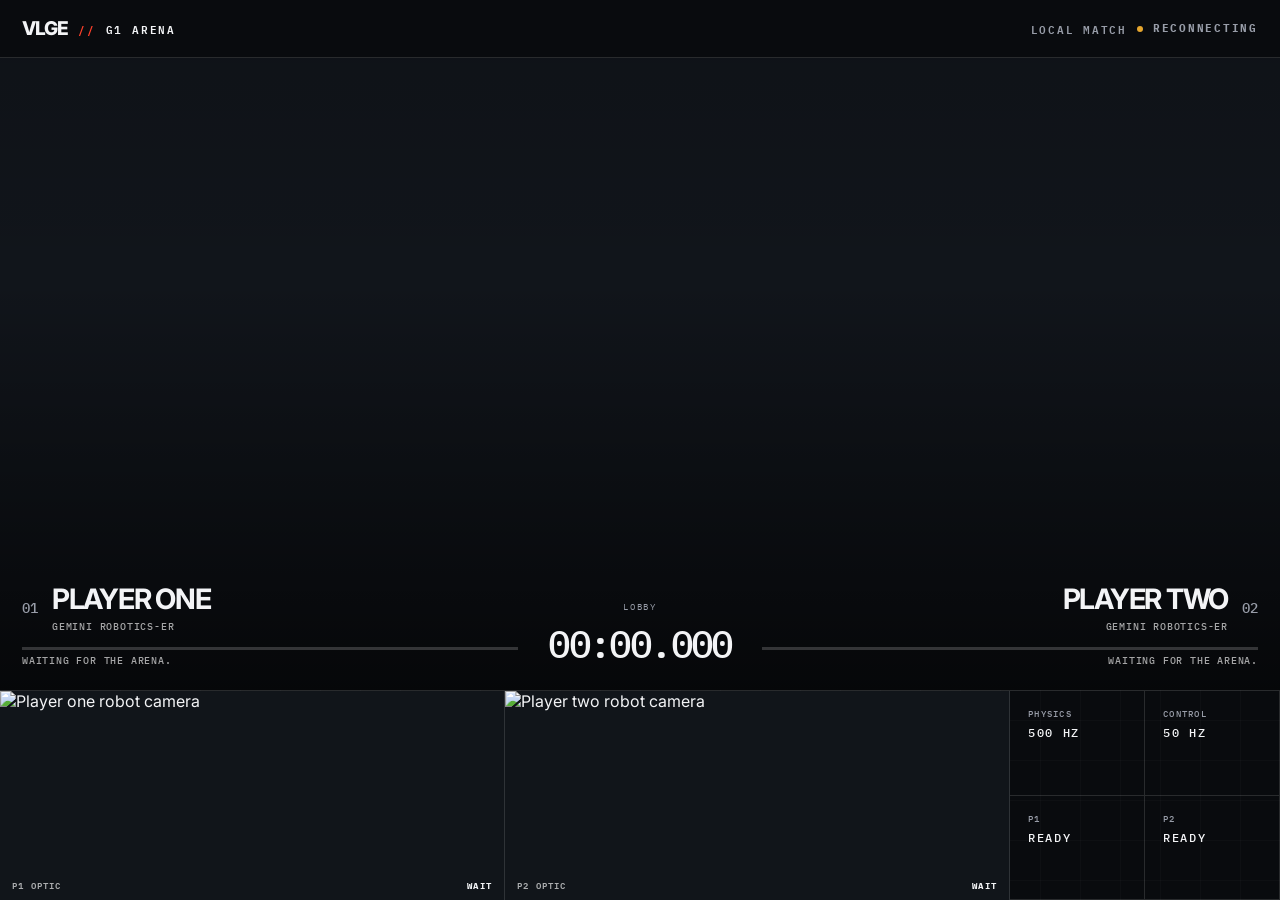
<file: demo_3/web/index.html>
<!doctype html>
<html lang="en">
  <head>
    <meta charset="utf-8" />
    <meta name="viewport" content="width=device-width, initial-scale=1" />
    <title>VLGE // G1 Arena</title>
    <link rel="stylesheet" href="style.css" />
  </head>
  <body>
    <main class="broadcast">
      <header class="topbar">
        <div class="brand">
          <span class="brand-mark">VLGE</span>
          <span class="brand-slash">//</span>
          <span>G1 ARENA</span>
        </div>
        <div class="match-meta">
          <span id="match-id">LOCAL MATCH</span>
          <span class="connection"><i id="connection-light"></i><b id="connection-label">CONNECTING</b></span>
        </div>
      </header>

      <section class="arena">
        <img id="broadcast-feed" alt="Live MuJoCo race arena" />
        <div class="arena-shade"></div>
        <div class="keyboard-help" id="keyboard-help" hidden>
          <span id="keyboard-player">P1 KEYBOARD</span>
          <b id="input-help">WASD MOVE · Q/E TURN · G GRASP · C CARRY · R RELEASE · U RECOVER</b>
        </div>
        <div class="scoreline">
          <article class="player player-one">
            <div class="identity">
              <span class="player-index">01</span>
              <div>
                <h1 id="p1-name">PLAYER ONE</h1>
                <p id="p1-model">Gemini Robotics-ER</p>
              </div>
            </div>
            <div class="progress"><i id="p1-progress"></i></div>
            <p class="rationale" id="p1-rationale">Waiting for the arena.</p>
          </article>

          <div class="clock">
            <span id="phase">LOBBY</span>
            <strong id="clock">00:00.000</strong>
          </div>

          <article class="player player-two">
            <div class="identity">
              <div>
                <h1 id="p2-name">PLAYER TWO</h1>
                <p id="p2-model">Gemini Robotics-ER</p>
              </div>
              <span class="player-index">02</span>
            </div>
            <div class="progress"><i id="p2-progress"></i></div>
            <p class="rationale" id="p2-rationale">Waiting for the arena.</p>
          </article>
        </div>

        <div class="result" id="result" aria-live="polite">
          <span>DELIVERY VERIFIED</span>
          <strong id="winner">P1 WON</strong>
        </div>
      </section>

      <section class="telemetry">
        <div class="camera-strip">
          <figure>
            <img id="p1-feed" alt="Player one robot camera" />
            <figcaption><span>P1 OPTIC</span><b id="p1-skill">WAIT</b></figcaption>
          </figure>
          <figure>
            <img id="p2-feed" alt="Player two robot camera" />
            <figcaption><span>P2 OPTIC</span><b id="p2-skill">WAIT</b></figcaption>
          </figure>
        </div>
        <div class="race-state">
          <div><span>PHYSICS</span><b>500 HZ</b></div>
          <div><span>CONTROL</span><b>50 HZ</b></div>
          <div><span>P1</span><b id="p1-state">READY</b></div>
          <div><span>P2</span><b id="p2-state">READY</b></div>
        </div>
      </section>
    </main>
    <script src="app.js"></script>
  </body>
</html>
</file>
<file: demo_3/web/style.css>
@import url("https://fonts.googleapis.com/css2?family=IBM+Plex+Mono:wght@400;500;600&family=Inter:wght@500;600;700;800&display=swap");

:root {
  color-scheme: dark;
  --ink: #f3f4f6;
  --muted: #989da8;
  --surface: #090b0e;
  --line: rgba(255, 255, 255, 0.13);
  --p1: #ff402a;
  --p2: #318cff;
}

* { box-sizing: border-box; }

html, body {
  min-height: 100%;
  margin: 0;
  background: var(--surface);
  color: var(--ink);
  font-family: Inter, system-ui, sans-serif;
}

body { overflow-x: hidden; }

.broadcast {
  min-height: 100svh;
  display: grid;
  grid-template-rows: 58px minmax(430px, 1fr) 210px;
  background:
    linear-gradient(rgba(255,255,255,.018) 1px, transparent 1px),
    linear-gradient(90deg, rgba(255,255,255,.018) 1px, transparent 1px),
    #090b0e;
  background-size: 40px 40px;
}

.topbar {
  z-index: 5;
  display: flex;
  align-items: center;
  justify-content: space-between;
  padding: 0 22px;
  border-bottom: 1px solid var(--line);
  background: rgba(9, 11, 14, .93);
}

.brand, .match-meta, .connection {
  display: flex;
  align-items: center;
  gap: 10px;
  font: 600 11px/1 IBM Plex Mono, monospace;
  letter-spacing: .16em;
}

.brand-mark { font: 800 19px/1 Inter, sans-serif; letter-spacing: -.05em; }
.brand-slash { color: var(--p1); }
.match-meta { color: var(--muted); }
.connection i { width: 6px; height: 6px; border-radius: 50%; background: #e6a62e; }
.connection i.live { background: #6ee7a2; box-shadow: 0 0 12px #6ee7a2; }

.arena { position: relative; min-height: 0; overflow: hidden; background: #11151b; }
.arena > img { width: 100%; height: 100%; object-fit: cover; display: block; opacity: 0; transition: opacity .35s ease; }
.arena > img.ready { opacity: 1; }
.arena-shade { position: absolute; inset: 0; background: linear-gradient(180deg, rgba(0,0,0,.12), transparent 35%, rgba(0,0,0,.66)); pointer-events: none; }

.keyboard-help {
  position: absolute;
  z-index: 2;
  top: 16px;
  left: 50%;
  transform: translateX(-50%);
  display: flex;
  align-items: center;
  gap: 15px;
  max-width: calc(100% - 32px);
  padding: 10px 13px;
  border: 1px solid rgba(255,255,255,.2);
  background: rgba(6,8,11,.78);
  backdrop-filter: blur(8px);
  font: 600 9px/1 IBM Plex Mono, monospace;
  letter-spacing: .1em;
  white-space: nowrap;
}
.keyboard-help[hidden] { display: none; }
.keyboard-help span { color: #94eba9; }
.keyboard-help b { overflow: hidden; text-overflow: ellipsis; }

.scoreline {
  position: absolute;
  inset: auto 22px 22px;
  display: grid;
  grid-template-columns: minmax(260px, 1fr) auto minmax(260px, 1fr);
  gap: 30px;
  align-items: end;
}

.player { min-width: 0; }
.player-two { text-align: right; }
.identity { display: flex; align-items: center; gap: 14px; }
.player-two .identity { justify-content: flex-end; }
.identity h1 { margin: 0; font-size: clamp(19px, 2.2vw, 34px); letter-spacing: -.045em; }
.identity p, .rationale { margin: 4px 0 0; color: rgba(255,255,255,.64); font: 500 10px/1.4 IBM Plex Mono, monospace; text-transform: uppercase; letter-spacing: .08em; }
.player-index { font: 500 14px/1 IBM Plex Mono, monospace; color: var(--muted); }
.progress { height: 3px; margin-top: 13px; background: rgba(255,255,255,.18); overflow: hidden; }
.progress i { display: block; height: 100%; width: 0; transition: width .5s cubic-bezier(.2,.8,.2,1); }
.player-one .progress i { background: var(--p1); }
.player-two .progress i { margin-left: auto; background: var(--p2); }
.rationale { max-width: 520px; white-space: nowrap; overflow: hidden; text-overflow: ellipsis; }
.player-two .rationale { margin-left: auto; }

.clock { text-align: center; font-family: IBM Plex Mono, monospace; }
.clock span { display: block; color: var(--muted); font-size: 9px; letter-spacing: .2em; }
.clock strong { display: block; margin-top: 7px; font-size: clamp(20px, 3vw, 38px); font-weight: 500; letter-spacing: -.07em; }

.result {
  position: absolute;
  inset: 0;
  display: grid;
  place-content: center;
  text-align: center;
  background: rgba(5, 7, 9, .82);
  backdrop-filter: blur(10px);
  opacity: 0;
  pointer-events: none;
  transform: scale(1.02);
  transition: opacity .35s ease, transform .5s ease;
}
.result.show { opacity: 1; transform: scale(1); }
.result span { font: 600 10px/1 IBM Plex Mono, monospace; letter-spacing: .28em; color: #94eba9; }
.result strong { margin-top: 14px; font-size: clamp(40px, 8vw, 110px); letter-spacing: -.07em; }

.telemetry {
  display: grid;
  grid-template-columns: minmax(0, 1fr) 270px;
  min-height: 0;
  border-top: 1px solid var(--line);
}
.camera-strip { display: grid; grid-template-columns: 1fr 1fr; min-width: 0; }
figure { position: relative; margin: 0; overflow: hidden; border-right: 1px solid var(--line); background: #11151a; }
figure img { width: 100%; height: 100%; object-fit: cover; display: block; }
figcaption { position: absolute; inset: auto 12px 10px; display: flex; justify-content: space-between; font: 600 9px/1 IBM Plex Mono, monospace; letter-spacing: .13em; }
figcaption span { color: rgba(255,255,255,.65); }

.race-state { display: grid; grid-template-columns: 1fr 1fr; }
.race-state div { padding: 18px; border-right: 1px solid var(--line); border-bottom: 1px solid var(--line); }
.race-state span, .race-state b { display: block; font: 500 9px/1 IBM Plex Mono, monospace; letter-spacing: .14em; }
.race-state span { color: var(--muted); }
.race-state b { margin-top: 9px; font-size: 12px; }

@media (max-width: 760px) {
  .broadcast { grid-template-rows: 52px minmax(460px, 1fr) 260px; }
  .match-meta > span:first-child { display: none; }
  .scoreline { grid-template-columns: 1fr 1fr; gap: 20px; }
  .clock { position: absolute; left: 50%; bottom: 98px; transform: translateX(-50%); }
  .identity h1 { font-size: 18px; }
  .rationale { display: none; }
  .keyboard-help b { max-width: 48vw; }
  .telemetry { grid-template-columns: 1fr; }
  .race-state { display: none; }
}

@media (prefers-reduced-motion: reduce) {
  *, *::before, *::after { transition-duration: .01ms !important; }
}
</file>
